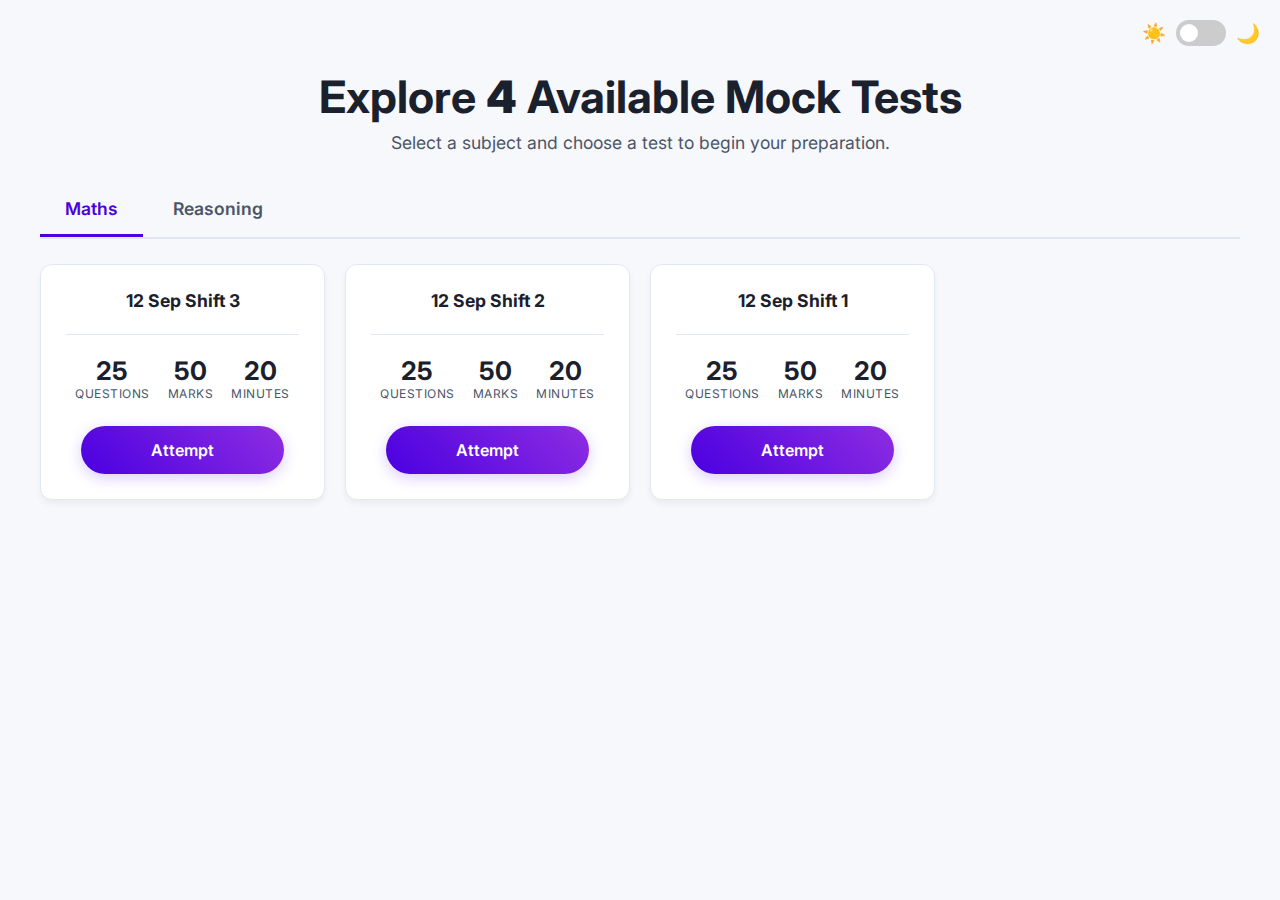
<file: index.html>
<!DOCTYPE html>
<html lang="en">
<head>
    <meta charset="UTF-8">
    <meta name="viewport" content="width=device-width, initial-scale=1.0">
    <title>SSC CGL Mock Tests</title>
    <link href="https://fonts.googleapis.com/css2?family=Inter:wght@400;500;600;700&display=swap" rel="stylesheet">
    <style>
        :root {
            --light-bg: #f7f8fc; --light-card-bg: #ffffff; --light-text-primary: #1a202c; --light-text-secondary: #4a5568; --light-border: #e2e8f0; --light-shadow: rgba(0, 0, 0, 0.05);
            --dark-bg: #1a202c; --dark-card-bg: #2d3748; --dark-text-primary: #edf2f7; --dark-text-secondary: #a0aec0; --dark-border: #4a5568; --dark-shadow: rgba(0, 0, 0, 0.2);
            --primary-brand: #4A00E0; --secondary-brand: #8E2DE2; --accent-blue: #0d6efd;
        }
        body { font-family: 'Inter', sans-serif; background-color: var(--light-bg); color: var(--light-text-primary); margin: 0; padding: 40px 15px; transition: background-color 0.3s, color 0.3s; }
        body.dark-mode { background-color: var(--dark-bg); color: var(--dark-text-primary); }
        .main-container { max-width: 1200px; margin: 0 auto; }
        .header-container { display: flex; justify-content: space-between; align-items: center; margin-bottom: 10px; flex-wrap: wrap; gap: 15px; padding: 0 10px; }
        .header-title-section { text-align: center; width: 100%; margin-bottom: 20px; }
        .header-title-section h1 { font-size: 2.5em; font-weight: 700; margin-bottom: 8px; }
        .header-title-section .sub-heading { font-size: 1.1em; color: var(--light-text-secondary); margin: 0; }
        body.dark-mode .header-title-section .sub-heading { color: var(--dark-text-secondary); }
        .theme-switch-wrapper { display: flex; align-items: center; gap: 10px; position: absolute; top: 20px; right: 20px; }
        .theme-switch { display: inline-block; height: 26px; position: relative; width: 50px; }
        .theme-switch input { display: none; }
        .slider { background-color: #ccc; bottom: 0; cursor: pointer; left: 0; position: absolute; right: 0; top: 0; transition: .4s; }
        .slider:before { background-color: #fff; bottom: 4px; content: ""; height: 18px; left: 4px; position: absolute; transition: .4s; width: 18px; }
        input:checked + .slider { background-color: var(--primary-brand); }
        input:checked + .slider:before { transform: translateX(24px); }
        .slider.round { border-radius: 34px; }
        .slider.round:before { border-radius: 50%; }
        .theme-switch-wrapper span { font-weight: 500; font-size: 1.2rem; }
        .tabs-container { display: flex; gap: 5px; margin-bottom: 25px; border-bottom: 2px solid var(--light-border); overflow-x: auto; }
        body.dark-mode .tabs-container { border-bottom-color: var(--dark-border); }
        .tab { padding: 12px 20px; cursor: pointer; font-weight: 600; font-size: 1em; color: var(--light-text-secondary); border-bottom: 3px solid transparent; transition: all 0.2s ease; white-space: nowrap; }
        body.dark-mode .tab { color: var(--dark-text-secondary); }
        .tab.active { color: var(--primary-brand); border-bottom-color: var(--primary-brand); }
        body.dark-mode .tab.active { color: #c4b5fd; border-bottom-color: #c4b5fd; }
        .test-grid-container { display: grid; grid-template-columns: repeat(auto-fill, minmax(280px, 1fr)); gap: 20px; }
        .test-card { position: relative; overflow: hidden; background-color: var(--light-card-bg); border: 1px solid var(--light-border); border-radius: 12px; box-shadow: 0 4px 6px var(--light-shadow); padding: 25px; display: flex; flex-direction: column; text-decoration: none; color: var(--light-text-primary); transition: transform 0.2s, box-shadow 0.2s, background-color 0.3s, border-color 0.3s; align-items: center; }
        body.dark-mode .test-card { background-color: var(--dark-card-bg); border-color: var(--dark-border); box-shadow: 0 4px 6px var(--dark-shadow); color: var(--dark-text-primary); }
        .test-card:hover { transform: translateY(-5px); box-shadow: 0 10px 20px var(--light-shadow); }
        body.dark-mode .test-card:hover { box-shadow: 0 10px 20px var(--dark-shadow); }
        .new-badge { position: absolute; top: -1px; right: -1px; background: linear-gradient(45deg, #ff416c, #ff4b2b); color: white; padding: 5px 15px; font-size: 0.8em; font-weight: 700; border-bottom-left-radius: 12px; }
        .card-title, .test-card hr, .card-stats { width: 100%; }
        .card-title { font-size: 1.1em; font-weight: 700; margin-bottom: 15px; text-align: center; }
        .test-card hr { border: 0; border-top: 1px solid var(--light-border); margin-bottom: 20px; transition: border-color 0.3s; }
        body.dark-mode .test-card hr { border-top-color: var(--dark-border); }
        .card-stats { display: flex; justify-content: space-around; text-align: center; margin-bottom: 25px; }
        .stat-item .value { font-size: 1.6em; font-weight: 700; }
        .stat-item .label { font-size: .75em; color: var(--light-text-secondary); text-transform: uppercase; letter-spacing: 0.5px; transition: color 0.3s; }
        body.dark-mode .stat-item .label { color: var(--dark-text-secondary); }
        .attempt-btn { background: linear-gradient(45deg, var(--primary-brand), var(--secondary-brand)); color: white; text-align: center; padding: 14px 70px; border-radius: 50px; font-weight: 600; font-size: 1em; margin-top: auto; transition: all 0.2s; white-space: nowrap; box-shadow: 0 4px 15px rgba(74, 0, 224, 0.2); }
        .test-card:hover .attempt-btn { transform: scale(1.05); box-shadow: 0 6px 20px rgba(74, 0, 224, 0.3); }
        @media (min-width: 768px) { .header-title-section h1 { font-size: 2.8em; } .tab { padding: 15px 25px; font-size: 1.1em; } }
    </style>
</head>
<body>
    <div class="main-container">
        <div class="header-container">
            <div class="header-title-section">
                <h1 id="main-title">Assess Your Preparation: Start a Test Now</h1>
                <p class="sub-heading">Select a subject and choose a test to begin your preparation.</p>
            </div>
            <div class="theme-switch-wrapper">
                <span>☀️</span>
                <label class="theme-switch"><input type="checkbox" id="theme-toggle"><span class="slider round"></span></label>
                <span>🌙</span>
            </div>
        </div>
        <div class="tabs-container">
            <div class="tab active" data-subject="Maths">Maths</div>
            <div class="tab" data-subject="Reasoning">Reasoning</div>
        </div>
        <div id="test-grid-container" class="test-grid-container"></div>
    </div>
    <script src="js/tests-list.js"></script>
    <script>
        document.addEventListener('DOMContentLoaded', () => {
            const mainTitle = document.getElementById('main-title');
            const gridContainer = document.getElementById('test-grid-container');
            const tabs = document.querySelectorAll('.tab');
            const themeToggle = document.getElementById('theme-toggle');

            // --- DARK MODE ---
            function applyTheme(theme) { document.body.classList.toggle('dark-mode', theme === 'dark'); themeToggle.checked = theme === 'dark'; }
            themeToggle.addEventListener('change', () => { const newTheme = themeToggle.checked ? 'dark' : 'light'; localStorage.setItem('theme', newTheme); applyTheme(newTheme); });
            const savedTheme = localStorage.getItem('theme') || 'light'; applyTheme(savedTheme);

            // --- TEST DISPLAY ---
            if (typeof ALL_TESTS !== 'undefined') { mainTitle.innerHTML = `Explore <strong>${ALL_TESTS.length}</strong> Available Mock Tests`; }
            
            function displayTests(subject) {
                if (typeof ALL_TESTS === 'undefined') { gridContainer.innerHTML = "<p>Error: Could not load tests-list.js.</p>"; return; }
                const filteredTests = ALL_TESTS.filter(test => test.subject === subject);
                const reversedTests = [...filteredTests].reverse(); // Reverse to show newest tests first
                if (reversedTests.length > 0) { gridContainer.innerHTML = reversedTests.map((test, index) => generateCardHTML(test, index)).join(''); } 
                else { gridContainer.innerHTML = `<p>No tests found for ${subject}.</p>`; }
            }

            function generateCardHTML(test, index) {
                const fullTitle = `${test.date} ${test.title}`;
                const isNew = index > 3; // Mark the 3 most recent tests (in the reversed list) as new
                return `
                    <a href="test.html?id=${test.id}" class="test-card">
                        ${isNew ? '<div class="new-badge">New!</div>' : ''}
                        <div class="card-title">${fullTitle}</div><hr>
                        <div class="card-stats">
                            <div class="stat-item"><div class="value">25</div><div class="label">Questions</div></div>
                            <div class="stat-item"><div class="value">50</div><div class="label">Marks</div></div>
                            <div class="stat-item"><div class="value">20</div><div class="label">Minutes</div></div>
                        </div>
                        <div class="attempt-btn">Attempt</div>
                    </a>`;
            }

            tabs.forEach(tab => {
                tab.addEventListener('click', () => {
                    tabs.forEach(t => t.classList.remove('active'));
                    tab.classList.add('active');
                    displayTests(tab.dataset.subject);
                });
            });
            displayTests(document.querySelector('.tab.active').dataset.subject);
        });
    </script>
</body>
</html>
</file>
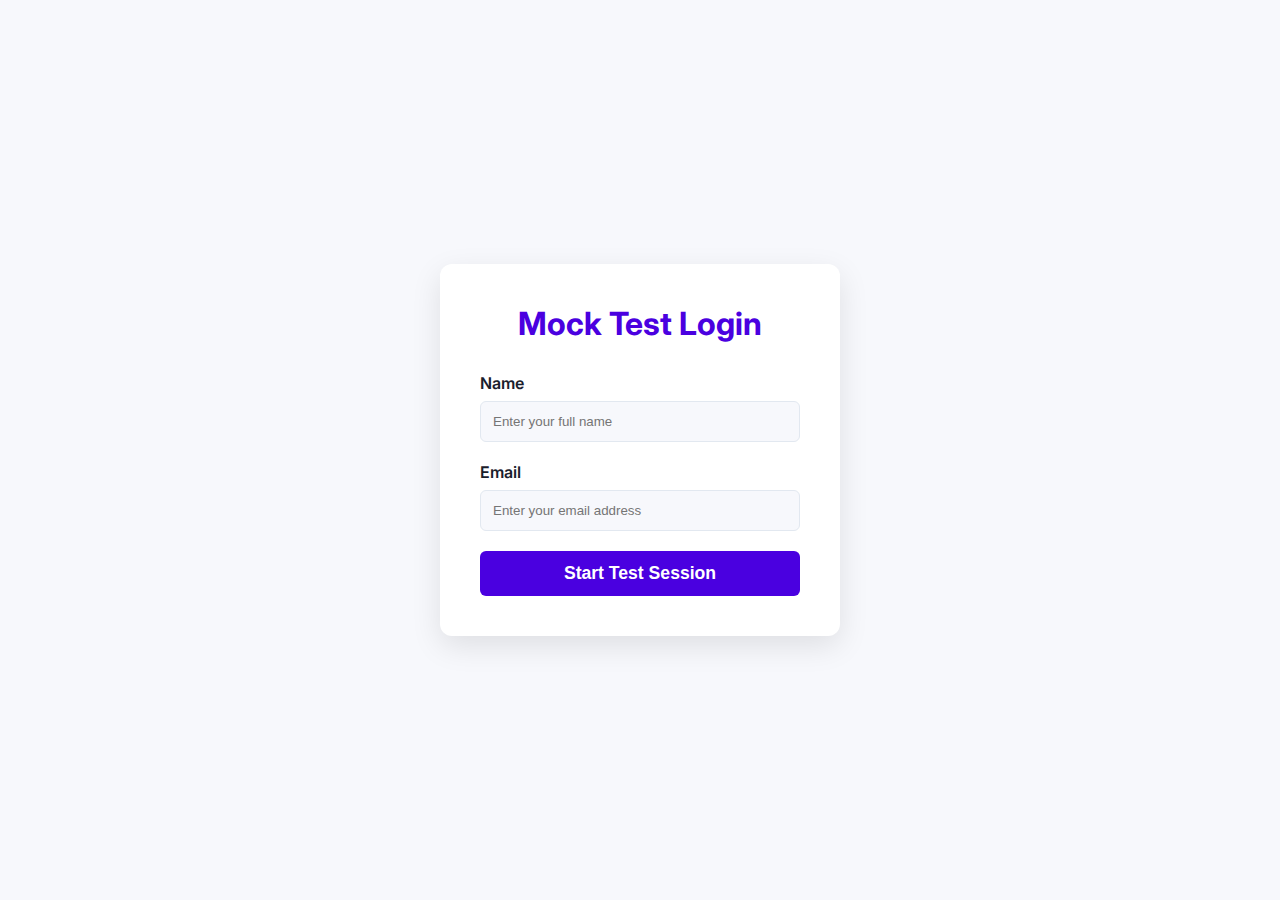
<file: login.html>
<!DOCTYPE html>
<html lang="en">
<head>
    <meta charset="UTF-8">
    <meta name="viewport" content="width=device-width, initial-scale=1.0">
    <title>Login | Mock Test Platform</title>
    <link href="https://fonts.googleapis.com/css2?family=Inter:wght@400;500;600;700&display=swap" rel="stylesheet">
    <link rel="stylesheet" href="css/style.css"> 
    <style>
        /* Embed temporary styles for the login form */
        .login-container {
            display: flex;
            justify-content: center;
            align-items: center;
            min-height: 100vh;
            background-color: var(--primary-bg);
            padding: 20px;
        }
        body.dark-mode .login-container {
            background-color: var(--dark-bg);
        }
        .login-box {
            background-color: var(--secondary-bg);
            padding: 40px;
            border-radius: 12px;
            box-shadow: 0 10px 30px rgba(0, 0, 0, 0.1);
            width: 100%;
            max-width: 400px;
            text-align: center;
        }
        body.dark-mode .login-box {
            background-color: var(--dark-card-bg);
            box-shadow: 0 10px 30px rgba(0, 0, 0, 0.3);
        }
        .login-box h1 {
            color: var(--primary-brand);
            margin-bottom: 30px;
            font-size: 2em;
        }
        .form-group {
            margin-bottom: 20px;
            text-align: left;
        }
        .form-group label {
            display: block;
            margin-bottom: 8px;
            font-weight: 600;
            color: var(--text-primary);
        }
        body.dark-mode .form-group label {
            color: var(--dark-text-primary);
        }
        .form-group input {
            width: 100%;
            padding: 12px;
            border: 1px solid var(--border-color);
            border-radius: 6px;
            box-sizing: border-box;
            background-color: var(--primary-bg);
            color: var(--text-primary);
        }
        body.dark-mode .form-group input {
            background-color: var(--dark-bg);
            border-color: var(--dark-border);
            color: var(--dark-text-primary);
        }
        .login-btn {
            width: 100%;
            padding: 12px;
            background-color: var(--primary-brand);
            color: white;
            border: none;
            border-radius: 6px;
            font-size: 1.1em;
            font-weight: 600;
            cursor: pointer;
            transition: background-color 0.2s;
        }
        .login-btn:hover {
            background-color: var(--secondary-brand);
        }
        #login-error {
            color: var(--red);
            margin-top: 15px;
            font-weight: 500;
        }
    </style>
</head>
<body>
    <div class="login-container">
        <div class="login-box">
            <h1>Mock Test Login</h1>
            <form id="login-form">
                <div class="form-group">
                    <label for="username">Name</label>
                    <input type="text" id="username" required placeholder="Enter your full name">
                </div>
                <div class="form-group">
                    <label for="email">Email</label>
                    <input type="email" id="email" required placeholder="Enter your email address">
                </div>
                <button type="submit" class="login-btn">Start Test Session</button>
                <p id="login-error" class="hidden"></p>
            </form>
        </div>
    </div>
    
    <script>
        document.addEventListener('DOMContentLoaded', () => {
            const form = document.getElementById('login-form');
            const usernameInput = document.getElementById('username');
            const emailInput = document.getElementById('email');
            const errorEl = document.getElementById('login-error');

            // Attempt to apply dark mode style for consistency
            function applyTheme(theme) {
                document.body.classList.toggle('dark-mode', theme === 'dark');
            }
            applyTheme(localStorage.getItem('theme') || 'light');


            form.addEventListener('submit', (e) => {
                e.preventDefault();
                
                const name = usernameInput.value.trim();
                const email = emailInput.value.trim();

                if (name.length < 3 || !email.includes('@')) {
                    errorEl.textContent = 'Please enter a valid name and email.';
                    errorEl.classList.remove('hidden');
                    return;
                }

                // Simulate successful login and save user data
                const userData = {
                    name: name,
                    email: email,
                    loggedIn: true,
                    loginTime: new Date().toISOString()
                };

                // Save user data to Local Storage
                localStorage.setItem('currentUser', JSON.stringify(userData));

                // Redirect to the main test selection page
                window.location.href = 'index.html'; 
            });

            // If the user is already logged in, redirect them immediately
            const storedUser = localStorage.getItem('currentUser');
            if (storedUser) {
                try {
                    const user = JSON.parse(storedUser);
                    if (user.loggedIn) {
                        window.location.href = 'index.html';
                    }
                } catch (e) {
                    console.error("Error parsing user data:", e);
                    localStorage.removeItem('currentUser'); // Clear invalid data
                }
            }
        });
    </script>
</body>
</html>
</file>
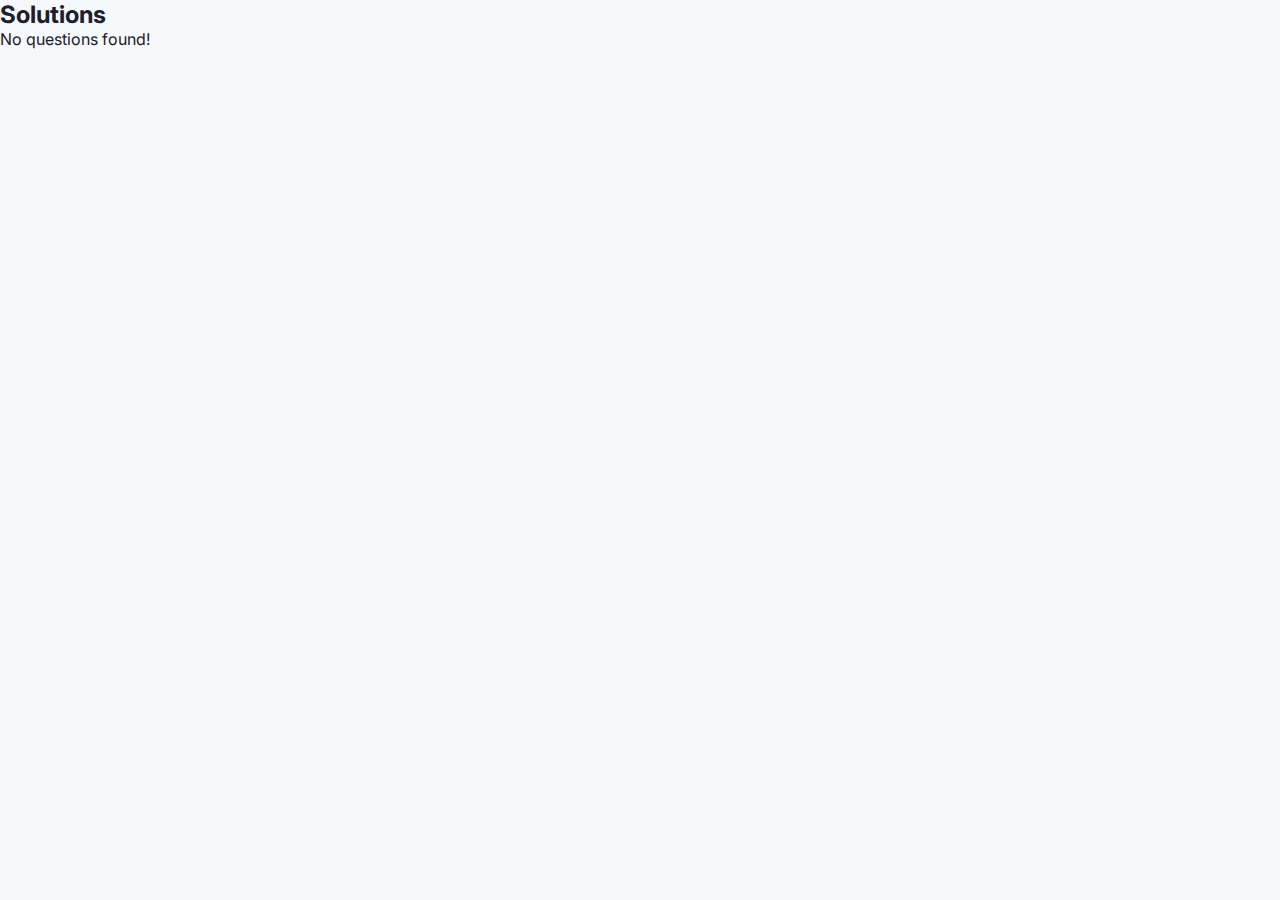
<file: review.html>
<!DOCTYPE html>
<html lang="en">
<head>
    <meta charset="UTF-8">
    <title>View Solutions</title>
    <link rel="stylesheet" href="css/style.css">
</head>
<body>

<h2>Solutions</h2>
<div id="solutions-container"></div>

<script src="js/questions-db.js"></script>
<script src="js/review.js"></script>
</body>
</html>
</file>
<file: css/style.css>
@import url('https://fonts.googleapis.com/css2?family=Inter:wght@400;500;600;700;800&display=swap');

:root {
    /* Branding Colors */
    --primary-brand: #4A00E0;   /* Deep Purple */
    --secondary-brand: #8E2DE2; /* Lighter Purple */
    --action-blue: #007bff;     /* Blue for 'Go to Tests' / 'Not Answered' */
    
    /* Status Colors */
    --status-answered: #28a744;     /* Green: Answered */
    --status-not-answered: #007bff; /* Blue: Not Answered / Not Visited */
    --status-marked-unanswered: #ffc107; /* Yellow/Orange: Marked for Review (Unanswered) */
    --status-answered-marked: #ff00ff;   /* Magenta/Pink: Answered & Marked for Review */
    --status-unvisited: #f8f9fa;        /* Light Grey: Unvisited */

    /* UI Colors */
    --primary-bg: #f7f8fc;       /* Main Background */
    --secondary-bg: #ffffff;     /* Card Background */
    --text-primary: #1a202c;
    --text-secondary: #4a5568;
    --border-color: #e2e8f0;
    --header-height: 65px;
}

* { margin: 0; padding: 0; box-sizing: border-box; }
body { font-family: 'Inter', sans-serif; background-color: var(--primary-bg); color: var(--text-primary); }
.hidden { display: none !important; }

/* --- 1. HEADER (FIXED AND STICKY) --- */
.main-header {
    background: var(--secondary-bg);
    color: var(--text-primary);
    padding: 0 20px;
    height: var(--header-height);
    display: flex;
    justify-content: space-between;
    align-items: center;
    box-shadow: 0 2px 8px rgba(0, 0, 0, 0.08);
    position: sticky;
    top: 0;
    z-index: 1000;
}
.logo { font-size: 1.4em; font-weight: 800; color: var(--primary-brand); }
.header-controls { display: flex; align-items: center; gap: 15px; }
#timer { 
    background-color: #ffebeb; 
    color: #dc3545;
    padding: 6px 12px; 
    border-radius: 4px; 
    font-size: 1.1em; 
    font-weight: 700; 
    border: 1px solid #dc3545;
}
#pause-btn { 
    background-color: var(--text-secondary); 
    border: none; 
    color: white; 
    font-size: 1rem; 
    cursor: pointer; 
    padding: 8px 12px;
    border-radius: 4px;
    transition: background-color 0.2s;
}

/* --- 2. QUIZ BODY (MAIN LAYOUT) --- */
.quiz-body { 
    display: flex; 
    padding: 15px; 
    max-width: 1500px; 
    margin: auto; 
    gap: 15px; 
    min-height: calc(100vh - var(--header-height) - 30px);
}

/* Question Panel (Main Area) */
.question-panel { 
    flex-grow: 1; 
    background: var(--secondary-bg); 
    border-radius: 8px; 
    box-shadow: 0 4px 15px rgba(0, 0, 0, 0.05); 
    display: flex; 
    flex-direction: column; 
    overflow: hidden; 
}
.question-header { 
    padding: 15px 20px; 
    border-bottom: 2px solid var(--border-color); 
    font-size: 1.1em; 
    font-weight: 600; 
    display: flex;
    justify-content: space-between;
}
.question-text-area {
    padding: 20px;
    flex-grow: 1;
    overflow-y: auto;
}
.question-text { font-size: 1.15em; margin-bottom: 25px; line-height: 1.7; }
.options-container { display: flex; flex-direction: column; gap: 10px; }
.option { 
    display: flex; 
    align-items: center; 
    padding: 12px 15px; 
    border: 1px solid var(--border-color); 
    border-radius: 6px; 
    cursor: pointer; 
    transition: all 0.2s ease; 
}
.option:hover { border-color: var(--primary-brand); background-color: #f7f3ff; }
.option input[type="radio"] { margin-right: 15px; width: 18px; height: 18px; flex-shrink: 0; accent-color: var(--primary-brand); }
.option.selected { border-color: var(--primary-brand); background-color: #eef1ff; }

/* Action Buttons Footer */
.action-buttons { 
    padding: 15px 20px; 
    border-top: 1px solid var(--border-color); 
    background-color: var(--primary-bg);
    display: flex;
    justify-content: space-between;
    gap: 10px;
}
.action-btn { 
    padding: 10px 15px; 
    border-radius: 6px; 
    font-size: 0.9em; 
    font-weight: 600; 
    cursor: pointer; 
    text-align: center; 
    border: 1px solid transparent;
    transition: background-color 0.2s;
}
.action-btn:nth-child(1), .action-btn:nth-child(2), .action-btn:nth-child(3) {
    background-color: var(--secondary-bg);
    color: var(--text-primary);
    border-color: var(--border-color);
}
#next-btn { 
    background-color: var(--primary-brand); 
    color: white; 
    border-color: var(--primary-brand);
    margin-left: auto;
    padding: 10px 25px;
}

/* --- 3. PALETTE PANEL (RIGHT SIDEBAR) --- */
.palette-panel { 
    width: 300px;
    min-width: 300px;
    background: var(--secondary-bg); 
    border-radius: 8px; 
    padding: 15px; 
    box-shadow: 0 4px 15px rgba(0, 0, 0, 0.05);
    display: flex;
    flex-direction: column;
    gap: 15px;
}

.section-tabs {
    display: flex;
    justify-content: space-between;
    padding: 5px 0;
    border-bottom: 1px solid var(--border-color);
    margin-bottom: 5px;
}
.section-btn {
    flex-grow: 1;
    padding: 8px 5px;
    background: none;
    border: none;
    border-bottom: 3px solid transparent;
    font-weight: 600;
    cursor: pointer;
    font-size: 0.9em;
    color: var(--text-secondary);
}
.section-btn.active {
    border-bottom-color: var(--primary-brand);
    color: var(--primary-brand);
}

.analysis-panel {
    padding: 15px;
    background-color: var(--primary-bg);
    border-radius: 6px;
    border: 1px solid var(--border-color);
}
.analysis-panel h4 {
    font-size: 1em;
    font-weight: 700;
    color: var(--primary-brand);
    margin-bottom: 10px;
    padding-bottom: 5px;
    border-bottom: 1px dashed var(--border-color);
}
.analysis-panel p {
    font-size: 0.9em;
    margin: 5px 0;
    display: flex;
    justify-content: space-between;
}
.analysis-panel span {
    font-weight: 700;
    color: var(--text-primary);
}


.palette-header { font-size: 1.1em; font-weight: 700; margin-bottom: 15px; }
#question-palette { 
    display: grid; 
    grid-template-columns: repeat(5, 1fr);
    gap: 8px; 
    margin-bottom: 20px; 
    padding: 10px;
    border: 1px solid var(--border-color);
    border-radius: 6px;
}
.palette-btn { 
    width: 100%; 
    aspect-ratio: 1 / 1; 
    border-radius: 50%;
    border: 2px solid transparent; 
    font-weight: 600; 
    font-size: 1em; 
    transition: all 0.2s;
    display: flex;
    justify-content: center;
    align-items: center;
    position: relative;
    color: var(--text-primary);
}

/* Palette Status Colors */
.palette-btn.unvisited { 
    background-color: var(--status-unvisited); 
    border-color: var(--border-color);
} 
.palette-btn.not-answered { 
    background-color: var(--status-not-answered); 
    color: white; 
} 
.palette-btn.answered { 
    background-color: var(--status-answered); 
    color: white; 
} 
.palette-btn.marked-unanswered { 
    background-color: var(--status-marked-unanswered); 
    color: var(--text-primary);
    box-shadow: inset 0 0 0 2px var(--status-marked-unanswered);
} 
.palette-btn.answered-marked { 
    background-color: var(--status-answered-marked); 
    color: white;
    box-shadow: inset 0 0 0 2px var(--status-answered);
} 
.palette-btn.current { 
    border: 3px solid var(--primary-brand); 
    box-shadow: 0 0 8px rgba(74, 0, 224, 0.5); 
}

#submit-test-btn { 
    width: 100%; 
    background-color: #dc3545;
    color: white; 
    padding: 14px; 
    border-radius: 6px; 
    border: none; 
    font-size: 1.1em; 
    font-weight: 700; 
    cursor: pointer; 
    margin-top: auto;
}

/* --- 4. MEDIA QUERY FOR LARGER SCREENS (DESKTOP) --- */
@media (min-width: 1024px) {
    .main-header { padding: 0 40px; }
    .quiz-body {
        flex-direction: row; 
        padding: 20px 40px;
        align-items: stretch;
        min-height: calc(100vh - var(--header-height) - 40px); 
    }
    .question-panel { flex: 1; min-height: 100%; }
    .palette-panel { order: 1; min-height: 100%; }
    .action-buttons { justify-content: space-between; gap: 15px; }
    .action-btn { flex-grow: 1; }
    #next-btn { flex-grow: 2; }
}


/* --- 5. MODAL STYLES (INSTRUCTIONS/SUMMARY) --- */
.modal-overlay {
    position: fixed; top: 0; left: 0; width: 100%; height: 100%;
    background-color: rgba(0, 0, 0, 0.7);
    z-index: 2000; display: flex; justify-content: center; align-items: center; padding: 20px;
}
.modal-content {
    background: var(--secondary-bg); padding: 30px 40px; border-radius: 12px;
    max-width: 700px; width: 100%; text-align: left;
    box-shadow: 0 10px 30px rgba(0,0,0,0.2);
}
.modal-content h2 { font-size: 1.8rem; margin-bottom: 20px; color: var(--primary-brand); text-align: center; }
.modal-content ul { list-style-type: disc; text-align: left; margin-bottom: 30px; padding-left: 20px; }
.modal-content ul li { font-size: 1.0rem; margin-bottom: 8px; color: var(--text-secondary); }
.modal-btn {
    background-color: var(--primary-brand); color: white; padding: 12px 30px; border-radius: 6px;
    border: none; font-size: 1.1rem; font-weight: 600; cursor: pointer; transition: all 0.2s;
    display: block; width: 100%; text-align: center; margin-top: 15px;
}
.modal-btn:hover { background-color: var(--secondary-brand); }
.modal-btn:disabled { background-color: #adb5bd; cursor: not-allowed; }
.submission-stats { display: grid; grid-template-columns: 1fr 1fr; gap: 15px; margin-bottom: 25px; text-align: left; }
.submission-stats div { background-color: var(--primary-bg); padding: 15px; border-radius: 8px; font-size: 1.1rem; }
.submission-stats span { font-weight: 700; float: right; }
.modal-btn-group { display: flex; justify-content: center; gap: 20px; }
.modal-btn.secondary { background: var(--text-secondary); }

/* --- 6. RESULT SUMMARY PAGE STYLES (CLEANED & MERGED) --- */

.result-page-container {
    display: flex;
    flex-direction: column;
    align-items: center;
    padding: 40px;
    background-color: #f4f6f9; /* Consistent light background */
    min-height: 100vh;
}

/* The main container card for the stats */
.result-box-card { 
    max-width: 900px; 
    width: 90%;
    padding: 30px;
    background-color: var(--secondary-bg);
    border-radius: 12px;
    box-shadow: 0 10px 30px rgba(0, 0, 0, 0.1);
    margin-top: 50px;
}

.result-summary-header {
    font-size: 2em;
    font-weight: 700;
    color: var(--primary-brand);
    margin-bottom: 30px;
    text-align: center;
}

/* Top Section: Title, Info, and Action Buttons (Aligned horizontally) */
.result-summary-info {
    display: flex;
    justify-content: space-between;
    align-items: center;
    margin-bottom: 20px;
}
.test-title-info h2 { font-size: 1.8em; color: var(--text-primary); margin: 0; }
.test-title-info p { color: var(--text-secondary); font-size: 0.9em; margin-top: 5px; }

.result-header-actions {
    display: flex;
    gap: 10px;
}

/* Reusable Action Button Styles for Results Page */
.action-btn {
    padding: 10px 20px;
    font-size: 1em;
    font-weight: 600;
    border: none;
    border-radius: 6px;
    cursor: pointer;
    text-decoration: none;
    transition: background-color 0.3s;
}

/* Color for Review Test (Primary button) */
.action-btn.primary {
    background-color: var(--primary-brand);
    color: white;
}
.action-btn.primary:hover {
    background-color: var(--secondary-brand);
}

/* Color for Go to Tests (Secondary/Colorful button) */
.action-btn.secondary {
    background-color: var(--action-blue); /* Blue */
    color: white;
}
.action-btn.secondary:hover {
    background-color: #0056b3;
}

/* Divider line between header info and stats */
.divider {
    height: 1px;
    background-color: var(--border-color);
    margin-bottom: 30px;
}


/* Stats Grid (The Core Card Alignment) */
#result-stats-full {
    display: grid;
    /* 3 columns in large screen, flexible down to 2 or 1 */
    grid-template-columns: repeat(auto-fit, minmax(180px, 1fr)); 
    gap: 20px;
    margin-bottom: 30px;
    width: 100%; /* Ensure it fills the card width */
    /* REMOVED: Background/padding/shadow here as it's meant to hold the cards, not be the card itself */
}

.stat-card {
    display: flex;
    flex-direction: column;
    align-items: center;
    padding: 20px 10px;
    border-radius: 8px;
    text-align: center;
    background-color: #f7f9fc; /* Light background for individual stats */
    box-shadow: 0 2px 5px rgba(0, 0, 0, 0.05);
}

.stat-value {
    font-size: 2.5em;
    font-weight: 700;
    margin-bottom: 5px;
}

.stat-label {
    font-size: 1em;
    font-weight: 500;
    color: var(--text-secondary);
    text-transform: uppercase;
}

/* Specific Color Coding for Stats */
.stat-card.total-score .stat-value { color: var(--primary-brand); }
.stat-card.correct .stat-value { color: var(--status-answered); }
.stat-card.incorrect .stat-value { color: #dc3545; }
.stat-card.unattempted .stat-value { color: var(--status-marked-unanswered); }
.stat-card.time-taken .stat-value { color: #8e44ad; } /* Custom Purple */
.stat-card.accuracy .stat-value { color: #f39c12; } /* Custom Orange */
/* --- NEW ALIGNMENT RULES FOR RESULTS PAGE --- */

/* * This new class wraps the two main columns (Info/Buttons on Left, Stats on Right)
 * It goes *inside* .result-box-card and *replaces* the old injection logic.
 */
.result-top-row {
    display: flex;
    gap: 30px;
    align-items: stretch; /* Stretch columns to fill height */
    padding: 20px 0;
}

/* LEFT COLUMN: Shift Info and Buttons */
.test-info-column {
    flex: 1; /* Takes the left space */
    padding: 10px;
    display: flex;
    flex-direction: column;
    justify-content: space-between; /* Push buttons to the bottom/center */
    align-items: flex-start;
    min-width: 200px; /* Ensure space for the info text */
}

.test-details .shift-info {
    font-size: 2em;
    font-weight: 700;
    color: var(--text-primary);
    margin-bottom: 5px;
}
.test-details .question-info {
    font-size: 0.9em;
    color: var(--text-secondary);
}

.result-header-actions {
    display: flex;
    flex-direction: column; /* Stack buttons vertically */
    gap: 15px;
    margin-top: 25px;
}

/* Make the buttons fill the width of the column */
.result-header-actions .action-btn {
    width: 100%; 
    text-align: center;
}

/* RIGHT COLUMN: The Stats Grid */
.stats-grid-column {
    flex: 2; /* Takes more space than the left column */
    display: grid;
    /* 3 columns in large screen, wraps to 2 or 1 as needed */
    grid-template-columns: repeat(auto-fit, minmax(150px, 1fr)); 
    gap: 15px;
    /* Add a visual separator (line) between the two columns */
    border-left: 1px solid var(--border-color);
    padding-left: 30px; 
}

/* The stat cards need light borders to look separate, like in your image */
.stats-grid-column .stat-card {
    background-color: var(--secondary-bg); /* White background for separation */
    border: 1px solid var(--border-color);
    box-shadow: none; /* Remove redundant shadow */
}
/* --- EXISTING STYLES (KEEP YOUR EXISTING CSS HERE) --- */

/* ... (Your existing CSS rules) ... */

/* --- NEW ALIGNMENT RULES FOR RESULTS PAGE --- */

/* Ensures the modal fully disappears */
#submit-summary-modal.hidden {
    display: none !important; 
}

/* Main container for the results card content (handles the two columns) */
.result-top-row {
    display: flex;
    gap: 30px;
    align-items: stretch; /* Stretches columns to fill height */
    padding: 20px 0;
    width: 100%; /* Ensure it spans the card width */
}

/* LEFT COLUMN: Shift Info and Action Buttons */
.test-info-column {
    flex: 1; /* Takes the left space (e.g., 1/3rd of the area) */
    padding: 10px;
    display: flex;
    flex-direction: column;
    justify-content: space-between; /* Pushes buttons to the bottom/center */
    align-items: flex-start;
    min-width: 200px;
}

.test-details .shift-info {
    font-size: 2em;
    font-weight: 700;
    color: var(--text-primary, #333);
    margin-bottom: 5px;
}
.test-details .question-info {
    font-size: 0.9em;
    color: var(--text-secondary, #666);
}

.result-header-actions {
    display: flex;
    flex-direction: column; /* Stack buttons vertically */
    gap: 15px;
    margin-top: 25px;
}

/* Make the buttons fill the width of the column */
.result-header-actions .action-btn {
    width: 100%; 
    text-align: center;
}

/* RIGHT COLUMN: The Stats Grid */
.stats-grid-column {
    flex: 2; /* Takes more space than the left column (e.g., 2/3rds of the area) */
    display: grid;
    /* Creates a responsive grid of 3 columns */
    grid-template-columns: repeat(auto-fit, minmax(150px, 1fr)); 
    gap: 15px;
    /* Add a visual separator (line) between the two columns */
    border-left: 1px solid var(--border-color, #e0e0e0);
    padding-left: 30px; 
}

/* Styling for the individual stat cards (Score, Correct, etc.) */
.stats-grid-column .stat-card {
    background-color: var(--card-bg, #f9f9f9); /* Use a light background for separation */
    border: 1px solid var(--border-color, #e0e0e0);
    padding: 15px;
    border-radius: 8px;
    text-align: center;
    box-shadow: 0 1px 3px rgba(0,0,0,0.05); /* Optional subtle shadow */
}

.stat-card .stat-value {
    font-size: 2.2em;
    font-weight: 700;
    color: var(--primary-color, #5e35b1); /* Use a prominent color */
    line-height: 1.2;
}

.stat-card .stat-label {
    font-size: 0.8em;
    color: var(--text-secondary, #666);
    text-transform: uppercase;
}

/* Responsive adjustment for smaller screens */
@media (max-width: 768px) {
    .result-top-row {
        flex-direction: column;
        gap: 20px;
    }

    .stats-grid-column {
        padding-left: 0;
        border-left: none; /* Remove border on smaller screens */
        border-top: 1px solid var(--border-color, #e0e0e0);
        padding-top: 20px;
    }
}
</file>
